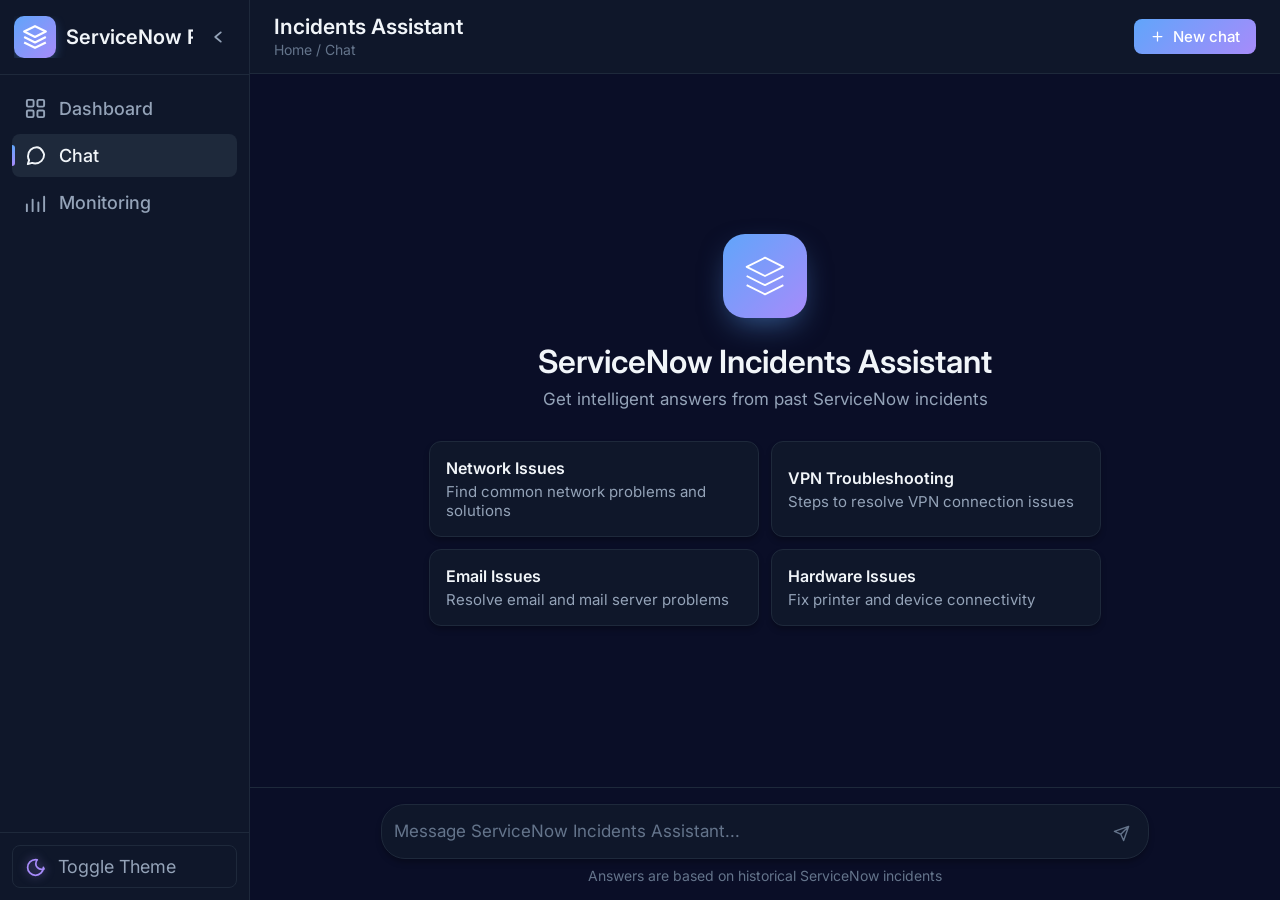
<file: templates/chatgpt_style.html>
<!DOCTYPE html>
<html lang="en" data-theme="dark">
<head>
    <meta charset="UTF-8">
    <meta name="viewport" content="width=device-width, initial-scale=1.0">
    <title>ServiceNow RAG - Chat</title>
    <link rel="icon" type="image/svg+xml" href="/static/favicon.svg">
    <link rel="icon" type="image/x-icon" sizes="16x16 32x32 48x48" href="/static/favicon.ico">
    <link rel="icon" type="image/png" sizes="32x32" href="/static/favicon-32.png">
    <link rel="icon" type="image/png" sizes="192x192" href="/static/icon-192.png">
    <link rel="apple-touch-icon" href="/static/apple-touch-icon.png">
    <link rel="preconnect" href="https://fonts.googleapis.com">
    <link rel="preconnect" href="https://fonts.gstatic.com" crossorigin>
    <link href="https://fonts.googleapis.com/css2?family=Inter:wght@300;400;500;600;700&display=swap" rel="stylesheet">
    <link rel="stylesheet" href="/static/sidenav.css">
    <link rel="stylesheet" href="/static/chat_shell.css">
</head>
<body>
    <div class="app-shell">
        <!-- Side Navigation (same as dashboard) -->
        <aside class="sidenav" id="sidenav">
            <div class="sidenav-header">
                <div class="brand">
                    <div class="brand-logo">
                        <svg width="22" height="22" viewBox="0 0 24 24" fill="none">
                            <path d="M12 2L2 7L12 12L22 7L12 2Z" stroke="currentColor" stroke-width="2" stroke-linejoin="round"/>
                            <path d="M2 17L12 22L22 17" stroke="currentColor" stroke-width="2" stroke-linejoin="round"/>
                            <path d="M2 12L12 17L22 12" stroke="currentColor" stroke-width="2" stroke-linejoin="round"/>
                        </svg>
                    </div>
                    <span class="brand-text">ServiceNow RAG</span>
                </div>
                <button class="sidenav-collapse-btn" onclick="toggleSidenav()" title="Collapse sidebar">
                    <svg width="18" height="18" viewBox="0 0 18 18" fill="none">
                        <path d="M11.25 5.25L6.75 9L11.25 12.75" stroke="currentColor" stroke-width="1.5" stroke-linecap="round" stroke-linejoin="round"/>
                    </svg>
                </button>
            </div>

            <nav class="sidenav-nav">
                <a href="/" class="sidenav-item">
                    <svg width="18" height="18" viewBox="0 0 18 18" fill="none">
                        <rect x="2.25" y="2.25" width="5.25" height="5.25" rx="1" stroke="currentColor" stroke-width="1.5"/>
                        <rect x="10.5" y="2.25" width="5.25" height="5.25" rx="1" stroke="currentColor" stroke-width="1.5"/>
                        <rect x="2.25" y="10.5" width="5.25" height="5.25" rx="1" stroke="currentColor" stroke-width="1.5"/>
                        <rect x="10.5" y="10.5" width="5.25" height="5.25" rx="1" stroke="currentColor" stroke-width="1.5"/>
                    </svg>
                    <span class="sidenav-label">Dashboard</span>
                </a>
                <a href="/chat" class="sidenav-item active">
                    <svg width="18" height="18" viewBox="0 0 18 18" fill="none">
                        <path d="M15.75 8.25C15.75 12.1455 12.6455 15.25 8.75 15.25C7.89245 15.25 7.07271 15.0984 6.31675 14.8261L3 15.75L3.99857 12.5921C3.44973 11.6973 3.125 10.6344 3.125 9.5C3.125 5.60448 6.22948 2.5 10.125 2.5C14.0205 2.5 15.75 8.25 15.75 8.25Z" stroke="currentColor" stroke-width="1.5" stroke-linecap="round" stroke-linejoin="round"/>
                    </svg>
                    <span class="sidenav-label">Chat</span>
                </a>
                <a href="/dashboard" class="sidenav-item">
                    <svg width="18" height="18" viewBox="0 0 18 18" fill="none">
                        <path d="M2.25 15.75V10.5M6.75 15.75V6.75M11.25 15.75V9M15.75 15.75V4.5" stroke="currentColor" stroke-width="1.5" stroke-linecap="round"/>
                    </svg>
                    <span class="sidenav-label">Monitoring</span>
                </a>
            </nav>

            <div class="sidenav-footer">
                <button class="theme-btn" onclick="toggleTheme()" title="Toggle theme">
                    <svg class="theme-icon sun" width="17" height="17" viewBox="0 0 18 18" fill="none">
                        <circle cx="9" cy="9" r="3.75" stroke="currentColor" stroke-width="1.5"/>
                        <path d="M9 1.5V3M9 15V16.5M16.5 9H15M3 9H1.5M14.303 3.697L13.243 4.757M4.757 13.243L3.697 14.303M14.303 14.303L13.243 13.243M4.757 4.757L3.697 3.697" stroke="currentColor" stroke-width="1.5" stroke-linecap="round"/>
                    </svg>
                    <svg class="theme-icon moon" width="17" height="17" viewBox="0 0 18 18" fill="none">
                        <path d="M15.75 9.75C15.75 13.4779 12.7279 16.5 9 16.5C5.27208 16.5 2.25 13.4779 2.25 9.75C2.25 6.02208 5.27208 3 9 3C9.53043 3 10.0391 3.0703 10.5234 3.19815C9.71324 4.08573 9.25 5.25873 9.25 6.54165C9.25 9.26557 11.476 11.4915 14.1999 11.4915C14.9742 11.4915 15.7015 11.326 16.3382 11.0321C16.0983 10.4859 15.75 10.0822 15.75 9.75Z" stroke="currentColor" stroke-width="1.5" stroke-linecap="round" stroke-linejoin="round"/>
                    </svg>
                    <span class="sidenav-label">Toggle Theme</span>
                </button>
            </div>
        </aside>

        <!-- Chat Main Area -->
        <div class="main-shell">
            <header class="topbar chat-topbar">
                <button class="sidenav-expand-btn" id="expandBtn" onclick="toggleSidenav()" title="Expand sidebar">
                    <svg width="18" height="18" viewBox="0 0 18 18" fill="none">
                        <path d="M6.75 5.25L11.25 9L6.75 12.75" stroke="currentColor" stroke-width="1.5" stroke-linecap="round" stroke-linejoin="round"/>
                    </svg>
                </button>
                <div class="topbar-title">
                    <h1>Incidents Assistant</h1>
                    <span class="topbar-breadcrumb">Home / Chat</span>
                </div>
                <div class="topbar-actions">
                    <button class="new-chat-btn" onclick="newChat()">
                        <svg width="15" height="15" viewBox="0 0 18 18" fill="none">
                            <path d="M9 3.75V14.25M3.75 9H14.25" stroke="currentColor" stroke-width="1.5" stroke-linecap="round"/>
                        </svg>
                        New chat
                    </button>
                </div>
            </header>

            <div class="chat-messages" id="messagesContainer">
                <div class="welcome-screen" id="welcomeScreen">
                    <div class="welcome-icon">
                        <svg width="44" height="44" viewBox="0 0 48 48" fill="none">
                            <path d="M24 4L4 14L24 24L44 14L24 4Z" stroke="currentColor" stroke-width="2" stroke-linejoin="round"/>
                            <path d="M4 34L24 44L44 34" stroke="currentColor" stroke-width="2" stroke-linejoin="round"/>
                            <path d="M4 24L24 34L44 24" stroke="currentColor" stroke-width="2" stroke-linejoin="round"/>
                        </svg>
                    </div>
                    <h1 class="welcome-title">ServiceNow Incidents Assistant</h1>
                    <p class="welcome-subtitle">Get intelligent answers from past ServiceNow incidents</p>
                    <div class="suggestions-grid">
                        <button class="suggestion-card" onclick="useSuggestion(this.dataset.q)" data-q="What are the most common network issues?">
                            <div class="suggestion-title">Network Issues</div>
                            <div class="suggestion-desc">Find common network problems and solutions</div>
                        </button>
                        <button class="suggestion-card" onclick="useSuggestion(this.dataset.q)" data-q="How to troubleshoot VPN connectivity?">
                            <div class="suggestion-title">VPN Troubleshooting</div>
                            <div class="suggestion-desc">Steps to resolve VPN connection issues</div>
                        </button>
                        <button class="suggestion-card" onclick="useSuggestion(this.dataset.q)" data-q="Email server outage solutions">
                            <div class="suggestion-title">Email Issues</div>
                            <div class="suggestion-desc">Resolve email and mail server problems</div>
                        </button>
                        <button class="suggestion-card" onclick="useSuggestion(this.dataset.q)" data-q="Printer connectivity problems">
                            <div class="suggestion-title">Hardware Issues</div>
                            <div class="suggestion-desc">Fix printer and device connectivity</div>
                        </button>
                    </div>
                </div>
                <div class="messages-list" id="messagesList" style="display: none;"></div>
            </div>

            <div class="chat-input-area">
                <div class="chat-input-wrapper">
                    <form id="chatForm" class="chat-input-form">
                        <textarea id="userInput" class="chat-textarea" placeholder="Message ServiceNow Incidents Assistant..." rows="1"></textarea>
                        <button type="submit" class="send-btn" id="sendBtn" disabled>
                            <svg width="17" height="17" viewBox="0 0 18 18" fill="none">
                                <path d="M16.5 1.5L8.25 9.75M16.5 1.5L11.25 16.5L8.25 9.75M16.5 1.5L1.5 6.75L8.25 9.75" stroke="currentColor" stroke-width="1.5" stroke-linecap="round" stroke-linejoin="round"/>
                            </svg>
                        </button>
                    </form>
                </div>
                <p class="chat-disclaimer">Answers are based on historical ServiceNow incidents</p>
            </div>
        </div>
    </div>

    <script src="/static/sidenav.js"></script>
    <script src="/static/chat.js"></script>
</body>
</html>
</file>
<file: static/sidenav.css>
:root[data-theme="dark"] {
    --bg-primary: #0a0e27;
    --bg-secondary: #0f172a;
    --bg-card: linear-gradient(135deg, #0f172a 0%, #1e293b 100%);
    --bg-tertiary: #1e293b;
    --bg-hover: #263348;
    --border-color: #1e293b;
    --border-strong: #334155;
    --text-primary: #f1f5f9;
    --text-secondary: #94a3b8;
    --text-tertiary: #64748b;
    --accent: #60a5fa;
    --accent-purple: #a78bfa;
    --positive: #10b981;
    --negative: #ef4444;
    --shadow: 0 4px 6px -1px rgba(0, 0, 0, 0.3);
    --sidenav-bg: #0f172a;
}

:root[data-theme="light"] {
    --bg-primary: #f1f5f9;
    --bg-secondary: #ffffff;
    --bg-card: linear-gradient(135deg, #ffffff 0%, #f8fafc 100%);
    --bg-tertiary: #e2e8f0;
    --bg-hover: #e2e8f0;
    --border-color: #e2e8f0;
    --border-strong: #cbd5e1;
    --text-primary: #0f172a;
    --text-secondary: #475569;
    --text-tertiary: #94a3b8;
    --accent: #2563eb;
    --accent-purple: #7c3aed;
    --positive: #059669;
    --negative: #dc2626;
    --shadow: 0 4px 6px -1px rgba(0, 0, 0, 0.08);
    --sidenav-bg: #ffffff;
}

* {
    margin: 0;
    padding: 0;
    box-sizing: border-box;
}

.app-shell {
    display: flex;
    height: 100vh;
    background: var(--bg-primary);
    color: var(--text-primary);
}

/* Side Navigation */
.sidenav {
    width: 250px;
    background: var(--sidenav-bg);
    border-right: 1px solid var(--border-color);
    display: flex;
    flex-direction: column;
    transition: width 0.2s ease, margin-left 0.2s ease;
    flex-shrink: 0;
    z-index: 50;
}

.sidenav.collapsed {
    width: 68px;
}

.sidenav-header {
    display: flex;
    align-items: center;
    justify-content: space-between;
    padding: 1rem 0.875rem;
    border-bottom: 1px solid var(--border-color);
    gap: 0.5rem;
}

.brand {
    display: flex;
    align-items: center;
    gap: 0.625rem;
    overflow: hidden;
}

.brand-logo {
    width: 34px;
    height: 34px;
    border-radius: 0.5rem;
    background: linear-gradient(135deg, var(--accent), var(--accent-purple));
    color: #fff;
    display: flex;
    align-items: center;
    justify-content: center;
    flex-shrink: 0;
}

.brand-text {
    font-size: 1.25rem;
    font-weight: 600;
    white-space: nowrap;
    color: var(--text-primary);
}

.sidenav.collapsed .brand-text {
    display: none;
}

.sidenav-collapse-btn {
    background: transparent;
    color: var(--text-secondary);
    border: none;
    padding: 0.375rem;
    border-radius: 0.375rem;
    cursor: pointer;
    display: flex;
    align-items: center;
    justify-content: center;
    transition: background 0.15s;
    flex-shrink: 0;
}

.sidenav-collapse-btn:hover {
    background: var(--bg-hover);
    color: var(--text-primary);
}

.sidenav.collapsed .sidenav-collapse-btn svg {
    transform: rotate(180deg);
}

.sidenav-nav {
    flex: 1;
    padding: 0.75rem;
    display: flex;
    flex-direction: column;
    gap: 0.25rem;
}

.sidenav-nav .section-title {
    font-size: 0.9375rem;
    font-weight: 600;
    text-transform: uppercase;
    letter-spacing: 0.06em;
    color: var(--text-tertiary);
    padding: 0.5rem 0.75rem 0.375rem;
}

.sidenav.collapsed .sidenav-nav .section-title {
    visibility: hidden;
    height: 0;
    padding: 0;
}

.sidenav-item {
    display: flex;
    align-items: center;
    gap: 0.75rem;
    padding: 0.625rem 0.75rem;
    border-radius: 0.5rem;
    color: var(--text-secondary);
    text-decoration: none;
    font-size: 1.125rem;
    font-weight: 500;
    transition: all 0.15s;
    white-space: nowrap;
    overflow: hidden;
    position: relative;
}

.sidenav-item:hover {
    background: var(--bg-hover);
    color: var(--text-primary);
}

.sidenav-item.active {
    background: var(--bg-tertiary);
    color: var(--text-primary);
}

.sidenav-item.active::before {
    content: "";
    position: absolute;
    left: 0;
    top: 25%;
    height: 50%;
    width: 3px;
    border-radius: 0 3px 3px 0;
    background: linear-gradient(180deg, var(--accent), var(--accent-purple));
}

.sidenav-item svg {
    flex-shrink: 0;
}

.sidenav-label {
    white-space: nowrap;
}

.sidenav.collapsed .sidenav-label {
    display: none;
}

.sidenav.collapsed .sidenav-item {
    justify-content: center;
    padding: 0.625rem;
}

.sidenav-footer {
    padding: 0.75rem;
    border-top: 1px solid var(--border-color);
}

.theme-btn {
    width: 100%;
    display: flex;
    align-items: center;
    gap: 0.75rem;
    background: transparent;
    color: var(--text-secondary);
    border: 1px solid var(--border-color);
    padding: 0.625rem 0.75rem;
    border-radius: 0.5rem;
    cursor: pointer;
    font-size: 1.125rem;
    font-family: inherit;
    transition: all 0.15s;
    white-space: nowrap;
    overflow: hidden;
}

.theme-btn:hover {
    background: var(--bg-hover);
    color: var(--text-primary);
    border-color: var(--border-strong);
}

.sidenav.collapsed .theme-btn {
    justify-content: center;
    padding: 0.625rem;
}

.sidenav.collapsed .theme-btn .sidenav-label {
    display: none;
}

.theme-icon {
    flex-shrink: 0;
}

:root[data-theme="dark"] .theme-icon.sun {
    display: none;
}

:root[data-theme="dark"] .theme-icon.moon {
    display: block;
}

:root[data-theme="light"] .theme-icon.sun {
    display: block;
}

:root[data-theme="light"] .theme-icon.moon {
    display: none;
}

/* Main Shell */
.main-shell {
    flex: 1;
    display: flex;
    flex-direction: column;
    overflow: hidden;
    min-width: 0;
}

/* Topbar */
.topbar {
    display: flex;
    align-items: center;
    gap: 1rem;
    padding: 0.875rem 1.5rem;
    background: var(--bg-secondary);
    border-bottom: 1px solid var(--border-color);
}

.sidenav-expand-btn {
    display: none;
    background: transparent;
    color: var(--text-secondary);
    border: 1px solid var(--border-color);
    padding: 0.375rem;
    border-radius: 0.375rem;
    cursor: pointer;
    align-items: center;
    justify-content: center;
    transition: all 0.15s;
}

.sidenav.collapsed + .main-shell .sidenav-expand-btn {
    display: flex;
}

.sidenav-expand-btn:hover {
    background: var(--bg-hover);
    color: var(--text-primary);
}

.topbar-title h1 {
    font-size: 1.3125rem;
    font-weight: 600;
    color: var(--text-primary);
}

.topbar-breadcrumb {
    font-size: 0.875rem;
    color: var(--text-tertiary);
}

.topbar-actions {
    margin-left: auto;
    display: flex;
    align-items: center;
    gap: 0.75rem;
}

.topbar-chat-link {
    display: flex;
    align-items: center;
    gap: 0.5rem;
    background: linear-gradient(135deg, var(--accent), var(--accent-purple));
    color: #fff;
    text-decoration: none;
    padding: 0.5rem 1rem;
    border-radius: 0.5rem;
    font-size: 0.9375rem;
    font-weight: 500;
    transition: opacity 0.15s;
}

.topbar-chat-link:hover {
    opacity: 0.9;
}

.last-update {
    color: var(--text-tertiary);
    font-size: 0.875rem;
}

/* Dashboard Body */
.dashboard-body {
    flex: 1;
    overflow-y: auto;
    padding: 1.5rem;
}

.dashboard-body::-webkit-scrollbar {
    width: 8px;
}

.dashboard-body::-webkit-scrollbar-thumb {
    background: var(--border-strong);
    border-radius: 4px;
}

/* Overrides for dashboard.css cards using variables */
.metrics-grid {
    display: grid;
    grid-template-columns: repeat(auto-fit, minmax(220px, 1fr));
    gap: 1rem;
    margin-bottom: 1.5rem;
}

.metric-card {
    background: var(--bg-card);
    border: 1px solid var(--border-color);
    border-radius: 0.75rem;
    padding: 1.25rem;
    box-shadow: var(--shadow);
    transition: all 0.2s;
}

.metric-card:hover {
    border-color: var(--border-strong);
}

.metric-header {
    display: flex;
    justify-content: space-between;
    align-items: center;
    margin-bottom: 0.75rem;
}

.metric-label {
    color: var(--text-secondary);
    font-size: 0.9375rem;
    font-weight: 500;
}

.status-indicator {
    width: 10px;
    height: 10px;
    border-radius: 50%;
    background: var(--positive);
    box-shadow: 0 0 10px rgba(16, 185, 129, 0.5);
}

.metric-value {
    font-size: 2rem;
    font-weight: 700;
    color: var(--text-primary);
    margin-bottom: 0.375rem;
}

.metric-change {
    font-size: 0.875rem;
    font-weight: 500;
}

.metric-change.positive {
    color: var(--positive);
}

.metric-change.neutral {
    color: var(--text-tertiary);
}

.metric-subtext {
    color: var(--text-tertiary);
    font-size: 0.875rem;
}

.charts-grid {
    display: grid;
    grid-template-columns: 2fr 1fr;
    gap: 1rem;
    margin-bottom: 1.5rem;
}

.chart-card {
    background: var(--bg-card);
    border: 1px solid var(--border-color);
    border-radius: 0.75rem;
    padding: 1.25rem;
    box-shadow: var(--shadow);
}

.chart-header {
    display: flex;
    justify-content: space-between;
    align-items: center;
    margin-bottom: 1rem;
}

.chart-title {
    font-size: 1.0625rem;
    font-weight: 600;
    color: var(--text-primary);
}

.bottom-grid {
    display: grid;
    grid-template-columns: 2fr 1fr;
    gap: 1rem;
    padding-bottom: 1rem;
}

.table-card,
.agent-info-card {
    background: var(--bg-card);
    border: 1px solid var(--border-color);
    border-radius: 0.75rem;
    overflow: hidden;
    box-shadow: var(--shadow);
}

.table-header {
    padding: 1rem 1.25rem;
    border-bottom: 1px solid var(--border-color);
}

.table-title {
    font-size: 1.0625rem;
    font-weight: 600;
    color: var(--text-primary);
}

.table-container {
    overflow-x: auto;
}

.data-table {
    width: 100%;
    border-collapse: collapse;
}

.data-table thead {
    background: var(--bg-tertiary);
}

.data-table th {
    padding: 0.75rem 1.25rem;
    text-align: left;
    font-size: 0.8125rem;
    font-weight: 600;
    color: var(--text-secondary);
    text-transform: uppercase;
    letter-spacing: 0.05em;
}

.data-table tbody tr {
    border-bottom: 1px solid var(--border-color);
    transition: background 0.2s;
}

.data-table tbody tr:hover {
    background: var(--bg-hover);
}

.data-table tbody tr:last-child {
    border-bottom: none;
}

.data-table td {
    padding: 0.875rem 1.25rem;
    font-size: 0.9375rem;
    color: var(--text-secondary);
}

.status-badge {
    display: inline-flex;
    align-items: center;
    padding: 0.25rem 0.625rem;
    border-radius: 0.375rem;
    font-size: 0.875rem;
    font-weight: 500;
}

.status-badge.success {
    background: rgba(16, 185, 129, 0.12);
    color: var(--positive);
}

.status-badge.error {
    background: rgba(239, 68, 68, 0.12);
    color: var(--negative);
}

.query-text {
    max-width: 250px;
    overflow: hidden;
    text-overflow: ellipsis;
    white-space: nowrap;
}

.agent-info {
    padding: 1rem 1.25rem;
}

.info-row {
    display: flex;
    justify-content: space-between;
    padding: 0.75rem 0;
    border-bottom: 1px solid var(--border-color);
}

.info-row:last-child {
    border-bottom: none;
}

.info-label {
    color: var(--text-secondary);
    font-size: 0.9375rem;
}

.info-value {
    color: var(--text-primary);
    font-size: 0.9375rem;
    font-weight: 500;
    text-align: right;
}

.refresh-btn {
    display: flex;
    align-items: center;
    gap: 0.5rem;
    background: var(--bg-tertiary);
    color: var(--text-primary);
    border: 1px solid var(--border-color);
    padding: 0.5rem 1rem;
    border-radius: 0.5rem;
    cursor: pointer;
    font-size: 0.9375rem;
    font-family: inherit;
    transition: all 0.15s;
}

.refresh-btn:hover {
    background: var(--bg-hover);
    border-color: var(--border-strong);
}

@media (max-width: 968px) {
    .charts-grid,
    .bottom-grid {
        grid-template-columns: 1fr;
    }

    .sidenav {
        position: absolute;
        height: 100vh;
        left: 0;
        top: 0;
        transform: translateX(0);
    }

    .sidenav.collapsed {
        transform: translateX(-250px);
    }

    .sidenav-expand-btn {
        display: flex;
    }
}

.refresh-btn.loading svg {
    animation: spin 0.8s linear infinite;
}

.refresh-btn.loading {
    opacity: 0.7;
    pointer-events: none;
}

@keyframes spin {
    to { transform: rotate(360deg); }
}

/* ===== Colorful, larger icons ===== */
.brand-logo {
    width: 42px;
    height: 42px;
    border-radius: 0.625rem;
    box-shadow: 0 4px 12px -2px rgba(96, 165, 250, 0.45);
}

.brand-logo svg { width: 26px; height: 26px; }

.sidenav-collapse-btn svg,
.sidenav-expand-btn svg { width: 22px; height: 22px; }

.sidenav-collapse-btn:hover svg,
.sidenav-expand-btn:hover svg { color: var(--accent); }

.sidenav-item svg {
    width: 23px;
    height: 23px;
    transition: transform 0.15s ease, filter 0.15s ease;
}

.sidenav-item:hover svg { transform: scale(1.12); }

.sidenav-item[data-view="dashboard"] svg { color: #3b82f6; }
.sidenav-item[data-view="dashboard"]:hover svg,
.sidenav-item[data-view="dashboard"].active svg {
    color: #60a5fa;
    filter: drop-shadow(0 0 6px rgba(96, 165, 250, 0.75));
}

.sidenav-item[data-view="chat"] svg { color: #10b981; }
.sidenav-item[data-view="chat"]:hover svg,
.sidenav-item[data-view="chat"].active svg {
    color: #34d399;
    filter: drop-shadow(0 0 6px rgba(52, 211, 153, 0.75));
}

.sidenav-item[data-view="monitoring"] svg { color: #f59e0b; }
.sidenav-item[data-view="monitoring"]:hover svg,
.sidenav-item[data-view="monitoring"].active svg {
    color: #fbbf24;
    filter: drop-shadow(0 0 6px rgba(251, 191, 36, 0.75));
}

.theme-btn svg { width: 21px; height: 21px; }
.theme-icon.sun { color: #fbbf24; filter: drop-shadow(0 0 5px rgba(251, 191, 36, 0.6)); }
.theme-icon.moon { color: #a78bfa; filter: drop-shadow(0 0 5px rgba(167, 139, 250, 0.6)); }

.refresh-btn svg { width: 19px; height: 19px; color: #38bdf8; }
.refresh-btn:hover svg { color: #7dd3fc; }

.topbar-chat-link svg { width: 18px; height: 18px; }

/* Dashboard metric icons */
.metric-label {
    display: flex;
    align-items: center;
    gap: 0.5rem;
}

.metric-ico {
    width: 21px;
    height: 21px;
    flex-shrink: 0;
    filter: drop-shadow(0 0 5px currentColor);
}

.suggestion-title { color: var(--text-primary); }
</file>
<file: static/chat_shell.css>
* {
    margin: 0;
    padding: 0;
    box-sizing: border-box;
}

body {
    font-family: 'Inter', -apple-system, BlinkMacSystemFont, 'Segoe UI', sans-serif;
    background: var(--bg-primary);
    color: var(--text-primary);
    height: 100vh;
    overflow: hidden;
}

.chat-topbar .new-chat-btn {
    display: flex;
    align-items: center;
    gap: 0.5rem;
    background: linear-gradient(135deg, var(--accent), var(--accent-purple));
    color: #fff;
    border: none;
    padding: 0.5rem 1rem;
    border-radius: 0.5rem;
    font-size: 0.9375rem;
    font-weight: 500;
    font-family: inherit;
    cursor: pointer;
    transition: opacity 0.15s;
}

.chat-topbar .new-chat-btn:hover {
    opacity: 0.9;
}

.chat-messages {
    flex: 1;
    overflow-y: auto;
    overflow-x: hidden;
    display: flex;
    flex-direction: column;
}

.chat-messages::-webkit-scrollbar {
    width: 8px;
}

.chat-messages::-webkit-scrollbar-thumb {
    background: var(--border-strong);
    border-radius: 4px;
}

.welcome-screen {
    max-width: 720px;
    margin: 0 auto;
    padding: 2.5rem 1.5rem;
    text-align: center;
    width: 100%;
    display: flex;
    flex-direction: column;
    justify-content: center;
    flex: 1;
}

.welcome-icon {
    width: 84px;
    height: 84px;
    border-radius: 22px;
    background: linear-gradient(135deg, var(--accent) 0%, var(--accent-purple) 100%);
    color: #fff;
    display: flex;
    align-items: center;
    justify-content: center;
    margin: 0 auto 1.5rem;
    box-shadow: 0 12px 30px -8px rgba(96, 165, 250, 0.5);
}

.welcome-icon svg { width: 44px; height: 44px; }

.welcome-title {
    font-size: 2rem;
    font-weight: 600;
    color: var(--text-primary);
    margin-bottom: 0.5rem;
}

.welcome-subtitle {
    font-size: 1.0625rem;
    color: var(--text-secondary);
    margin-bottom: 2rem;
}

.suggestions-grid {
    display: grid;
    grid-template-columns: repeat(2, 1fr);
    gap: 0.75rem;
}

.suggestion-card {
    background: var(--bg-secondary);
    border: 1px solid var(--border-color);
    padding: 1rem;
    border-radius: 0.75rem;
    text-align: left;
    cursor: pointer;
    transition: all 0.15s;
    color: var(--text-primary);
    font-family: inherit;
    box-shadow: var(--shadow);
}

.suggestion-card:hover {
    background: var(--bg-hover);
    border-color: var(--border-strong);
    transform: translateY(-1px);
}

.suggestion-title {
    font-weight: 600;
    font-size: 1rem;
    margin-bottom: 0.25rem;
    color: var(--text-primary);
}

.suggestion-desc {
    font-size: 0.9375rem;
    color: var(--text-secondary);
}

.messages-list {
    max-width: 768px;
    margin: 0 auto;
    padding: 1.5rem 1.5rem;
    width: 100%;
}

.message {
    padding: 1.25rem 0;
}

.message.user {
    background: var(--bg-tertiary);
    margin: 0 -100vw;
    padding: 1.25rem calc(100vw + 1.5rem);
    border-top: 1px solid var(--border-color);
    border-bottom: 1px solid var(--border-color);
}

.message-inner {
    max-width: 768px;
    margin: 0 auto;
    width: 100%;
    display: flex;
    gap: 1rem;
}

.message-avatar {
    width: 38px;
    height: 38px;
    border-radius: 0.625rem;
    display: flex;
    align-items: center;
    justify-content: center;
    flex-shrink: 0;
    background: linear-gradient(135deg, var(--accent), var(--accent-purple));
    color: #fff;
    box-shadow: 0 4px 10px -3px rgba(96, 165, 250, 0.5);
}

.message.user .message-avatar {
    background: linear-gradient(135deg, #10b981, #06b6d4);
    color: #fff;
    box-shadow: 0 4px 10px -3px rgba(16, 185, 129, 0.5);
}

.message-text {
    flex: 1;
    line-height: 1.75;
    font-size: 1.0625rem;
    white-space: pre-wrap;
    word-break: break-word;
    color: var(--text-primary);
}

.chat-input-area {
    border-top: 1px solid var(--border-color);
    padding: 1rem 1.5rem;
    background: var(--bg-primary);
}

.chat-input-wrapper {
    max-width: 768px;
    margin: 0 auto;
}

.chat-input-form {
    display: flex;
    gap: 0.5rem;
    align-items: flex-end;
    background: var(--bg-secondary);
    border: 1px solid var(--border-color);
    border-radius: 1.5rem;
    padding: 0.625rem 0.75rem;
    transition: border-color 0.15s;
    box-shadow: var(--shadow);
}

.chat-input-form:focus-within {
    border-color: var(--accent);
}

.chat-textarea {
    flex: 1;
    background: transparent;
    border: none;
    color: var(--text-primary);
    font-size: 1.0625rem;
    resize: none;
    max-height: 200px;
    outline: none;
    line-height: 1.5;
    font-family: inherit;
    padding: 0.25rem 0;
}

.chat-textarea::placeholder {
    color: var(--text-tertiary);
}

.send-btn {
    background: transparent;
    color: var(--text-tertiary);
    border: none;
    padding: 0.375rem;
    border-radius: 0.375rem;
    cursor: not-allowed;
    display: flex;
    align-items: center;
    justify-content: center;
    transition: all 0.15s;
    flex-shrink: 0;
}

.send-btn:not(:disabled) {
    color: var(--text-primary);
    cursor: pointer;
}

.send-btn:not(:disabled):hover {
    background: var(--bg-hover);
}

.chat-disclaimer {
    text-align: center;
    font-size: 0.875rem;
    color: var(--text-tertiary);
    margin-top: 0.5rem;
}

.typing-indicator {
    display: flex;
    gap: 0.375rem;
    padding: 0.5rem 0;
}

.typing-dot {
    width: 8px;
    height: 8px;
    border-radius: 50%;
    background: var(--text-tertiary);
    animation: blink 1.4s infinite;
}

.typing-dot:nth-child(2) { animation-delay: 0.2s; }
.typing-dot:nth-child(3) { animation-delay: 0.4s; }

@keyframes blink {
    0%, 60%, 100% { transform: translateY(0); opacity: 0.4; }
    30% { transform: translateY(-8px); opacity: 1; }
}

@media (max-width: 768px) {
    .suggestions-grid {
        grid-template-columns: 1fr;
    }

    .welcome-title {
        font-size: 1.75rem;
    }
}
</file>
